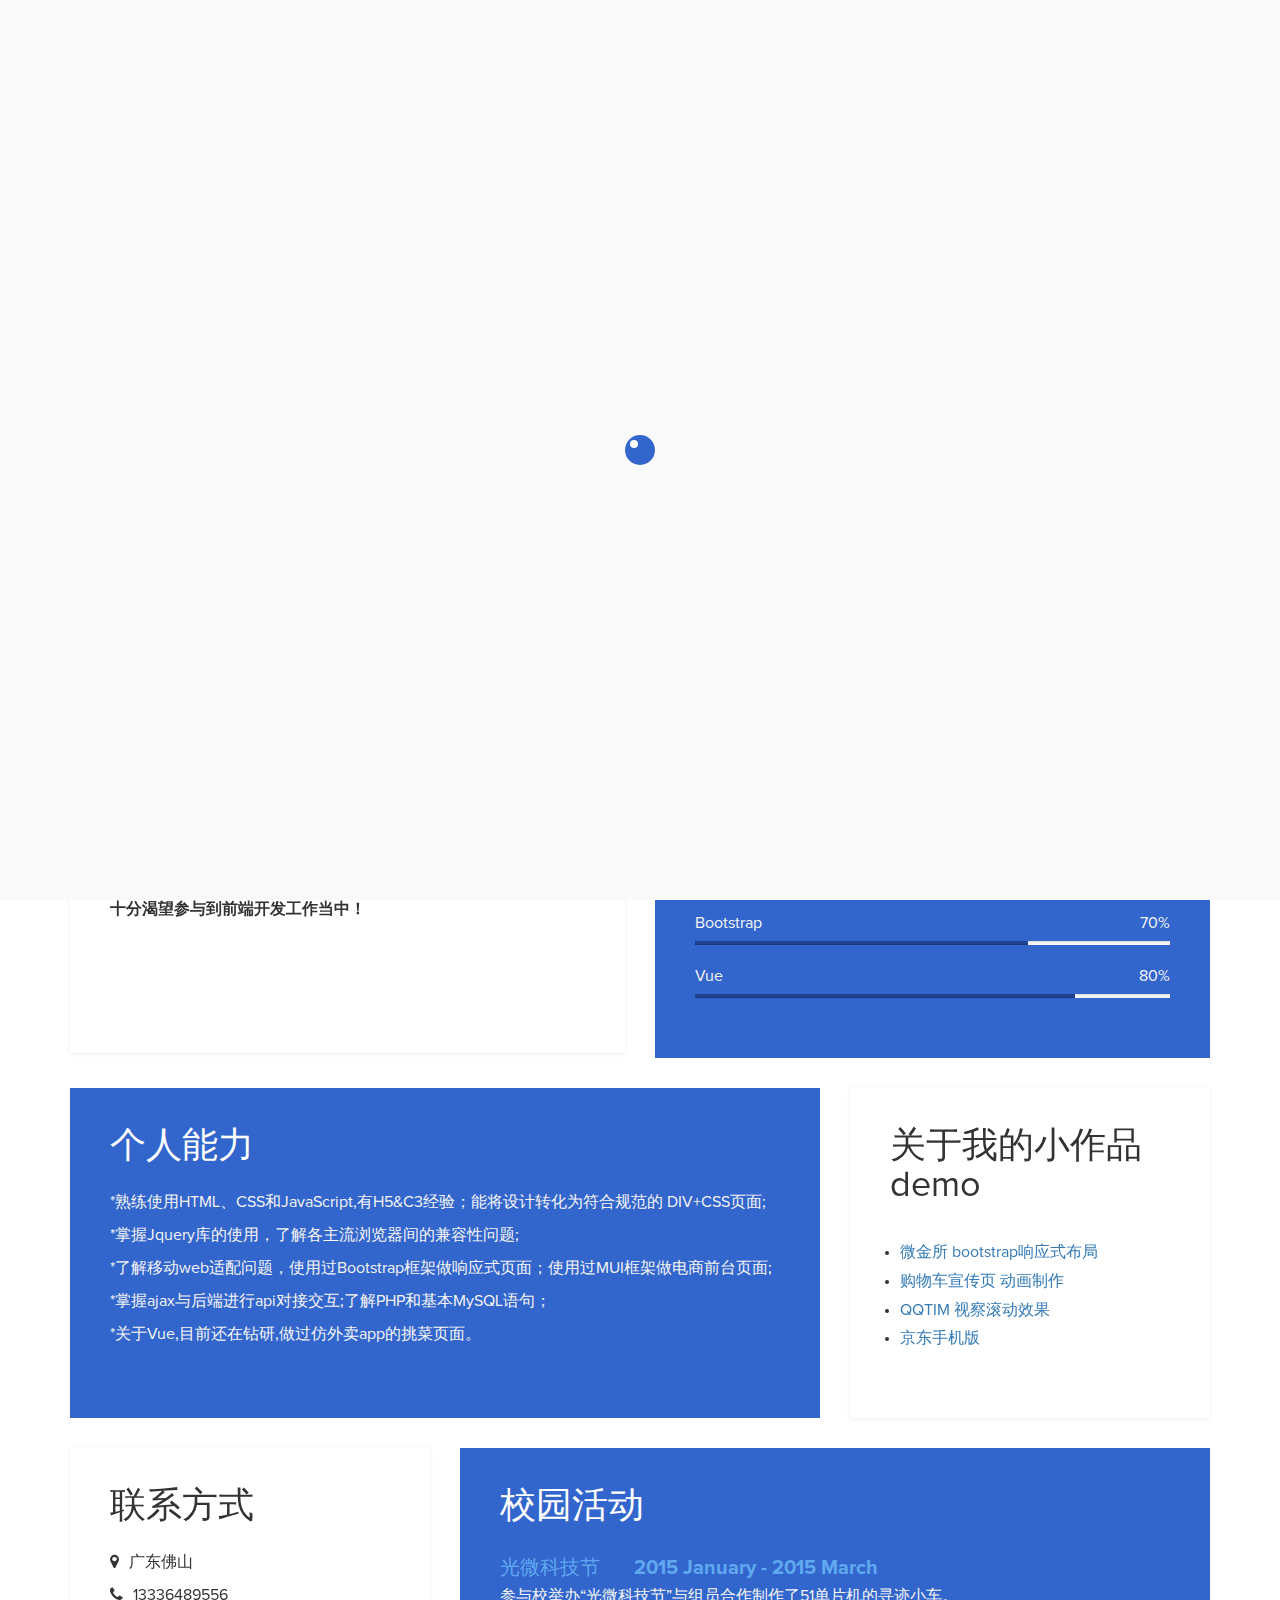
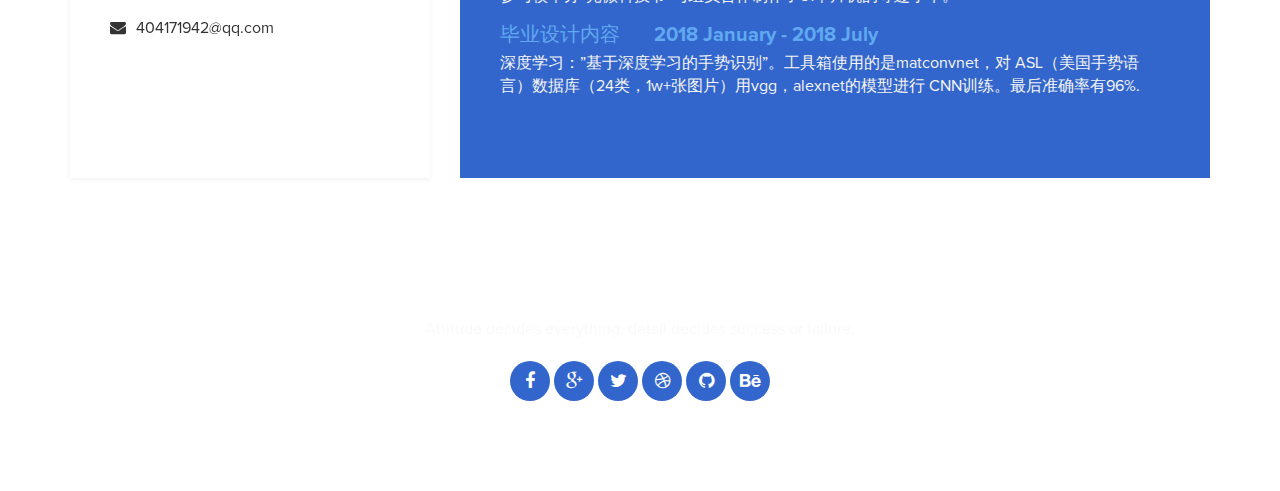
<file: index.html>
<!DOCTYPE html>
<html lang="en">
<head>
	<meta charset="utf-8">
	<title>Hi,i'm Charrming</title>
	<meta name="viewport" content="width=device-width, initial-scale=1">
	<!-- stylesheet css -->
	<link rel="stylesheet" href="css/bootstrap.min.css">
	<link rel="stylesheet" href="css/font-awesome.min.css">
	<link rel="stylesheet" href="css/templatemo-blue.css">
</head>
<body data-spy="scroll" data-target=".navbar-collapse">

<!-- preloader section -->
<div class="preloader">
	<div class="sk-spinner sk-spinner-wordpress">
       <span class="sk-inner-circle"></span>
     </div>
</div>

<!-- header section -->
<header>
	<div class="container">
		<div class="row">
			<div class="col-md-12 col-sm-12">
				<img src="images/myphoto.jpg"  width="250" height="250" class="img-responsive img-circle tm-border">
				<hr>
				<h1 class="tm-title bold shadow">梁嘉铭</h1>
				<h1 class="white bold shadow">一个勤于思考的人</h1>
			</div>
		</div>
	</div>
</header>

<section class="container">
	<div class="row">
		<div class="col-md-6 col-sm-12">
			<div class="about">
				<h3 class="accent">个人基本信息</h3>
				<br>
				<h5><b>福建华侨大学 物联网工程</b
					></h5>
				<p><b>于18年从大学毕业,虽所读专业并没有前端课程,但因为喜欢这门语言喜欢制作网页所以尝试自学至此。天赋不强但有认真投入的态度，十分渴望参与到前端开发工作当中！</b></p>
			</div>
		</div>
		<div class="col-md-6 col-sm-12">
			<div class="skills" style="padding-top:20px">
				<h3 class="white">技能评价</h3>
				<strong>CET-4 计算机二级</strong>
				<span class="pull-right">50%</span>
					<div class="progress">
						<div class="progress-bar progress-bar-primary" role="progressbar" 
                        aria-valuenow="50" aria-valuemin="0" aria-valuemax="100" style="width: 50%;"></div>
					</div>
				<strong>HTML&CSS&JS</strong>
				<span class="pull-right">60%</span>
					<div class="progress">
						<div class="progress-bar progress-bar-primary" role="progressbar" 
                        aria-valuenow="60" aria-valuemin="0" aria-valuemax="100" style="width: 60%;"></div>
					</div>
				<strong>Bootstrap</strong>
				<span class="pull-right">70%</span>
					<div class="progress">
						<div class="progress-bar progress-bar-primary" role="progressbar" 
                        aria-valuenow="70" aria-valuemin="0" aria-valuemax="100" style="width: 70%;"></div>
					</div>
				<strong>Vue</strong>
				<span class="pull-right">80%</span>
					<div class="progress">
						<div class="progress-bar progress-bar-primary" role="progressbar" 
                        aria-valuenow="80%" aria-valuemin="0" aria-valuemax="100" style="width: 80%;"></div>
					</div>					
			</div>
		</div>
	</div>
</section>

<section class="container">
	<div class="row">
		<div class="col-md-8 col-sm-12">
			<div class="education">
				<h2 class="white">个人能力</h2>
					<div class="myskill-content">
						<p>*熟练使用HTML、CSS和JavaScript,有H5&C3经验；能将设计转化为符合规范的 DIV+CSS页面;</p>
						<p>*掌握Jquery库的使用，了解各主流浏览器间的兼容性问题;</p>
						<p>*了解移动web适配问题，使用过Bootstrap框架做响应式页面；使用过MUI框架做电商前台页面;</p>
						<p>*掌握ajax与后端进行api对接交互;了解PHP和基本MySQL语句；</p>
						<p>*关于Vue,目前还在钻研,做过仿外卖app的挑菜页面。</p>
					</div>
			</div>
		</div>
		<div class="col-md-4 col-sm-12">
			<div class="languages">
				<h2>关于我的小作品demo</h2>
					<ul>
						<li><a href="./weijingsuo/index.html">微金所 bootstrap响应式布局</a></li>
						<li><a href="./shopcart/index.html">购物车宣传页 动画制作</a></li>
						<li><a href="./QQTIM/index.html">QQTIM 视察滚动效果</a></li>
						<li><a href="./jdmobile/index.html">京东手机版</a></li>
					</ul>
			</div>
		</div>
	</div>
</section>

<!-- contact and experience -->
<section class="container">
	<div class="row">
		<div class="col-md-4 col-sm-12">
			<div class="contact">
				<h2>联系方式</h2>
					<p><i class="fa fa-map-marker"></i> 广东佛山</p>
					<p><i class="fa fa-phone"></i> 13336489556</p>
					<p><i class="fa fa-envelope"></i> 404171942@qq.com</p>
			</div>
		</div>
		<div class="col-md-8 col-sm-12">
			<div class="experience">
				<h2 class="white">校园活动</h2>
					<div class="experience-content">
						<h5 class="experience-title accent">光微科技节</h5><span></span>
						<h5 class="experience-date accent">2015 January - 2015 March</h5>
						<p class="education-description">参与校举办“光微科技节”与组员合作制作了51单片机的寻迹小车。</p>
						<h5 class="experience-title accent">毕业设计内容</h5><span></span>
						<h5 class="experience-date accent">2018 January - 2018 July</h5>
						<p class="education-description">深度学习：”基于深度学习的手势识别”。工具箱使用的是matconvnet，对 ASL（美国手势语言）数据库（24类，1w+张图片）用vgg，alexnet的模型进行 CNN训练。最后准确率有96%.</p>
					</div>
			</div>
		</div>
	</div>
</section>

<!-- footer section -->
<footer>
	<div class="container">
		<div class="row">
			<div class="col-md-12 col-sm-12">
				<p>Attitude decides everything, detail decides success or failure.</p>
				<ul class="social-icons">
					<li><a href="#" class="fa fa-facebook"></a></li>
                    <li><a href="#" class="fa fa-google-plus"></a></li>
					<li><a href="#" class="fa fa-twitter"></a></li>
					<li><a href="#" class="fa fa-dribbble"></a></li>
					<li><a href="#" class="fa fa-github"></a></li>
					<li><a href="#" class="fa fa-behance"></a></li>
				</ul>
			</div>
		</div>
	</div>
</footer>

<!-- javascript js -->	
<script src="js/jquery.js"></script>
<script src="js/bootstrap.min.js"></script>	
<script src="js/jquery.backstretch.min.js"></script>
<script src="js/custom.js"></script>

</body>
</html>
</file>
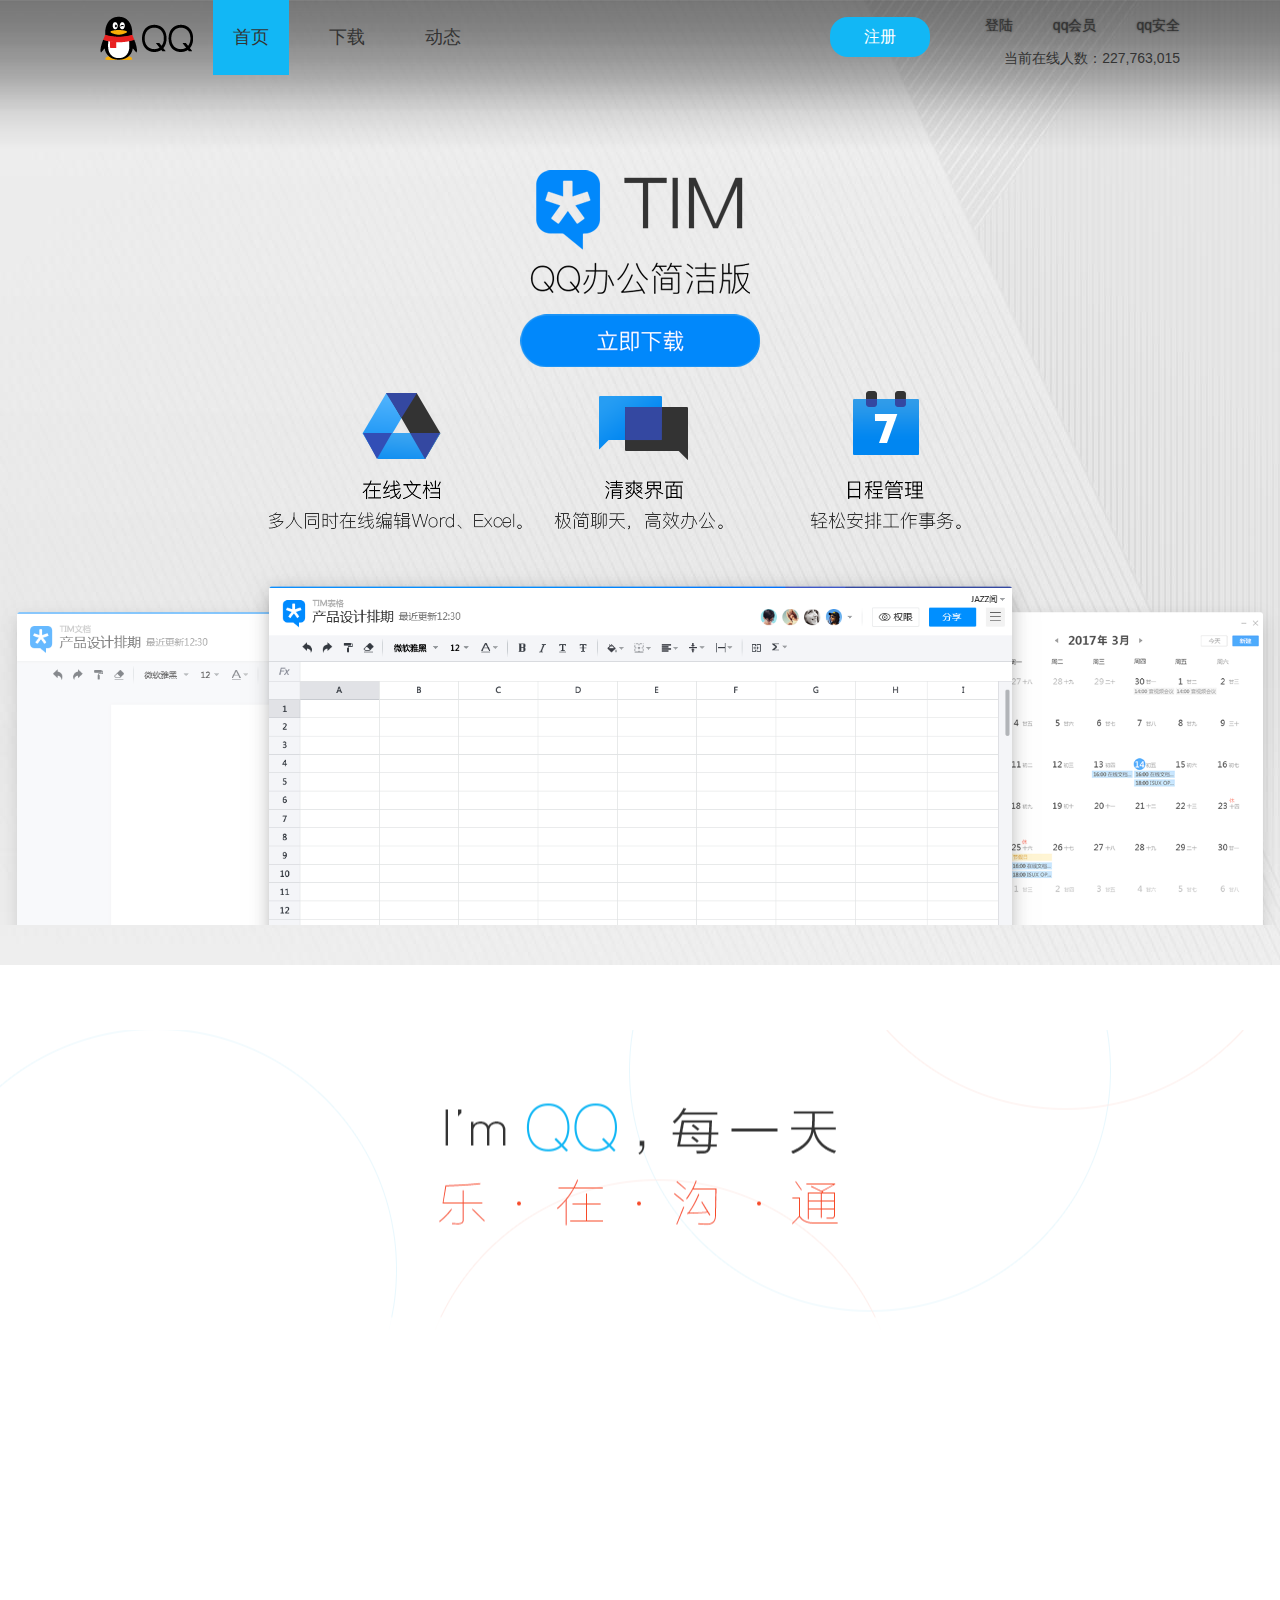
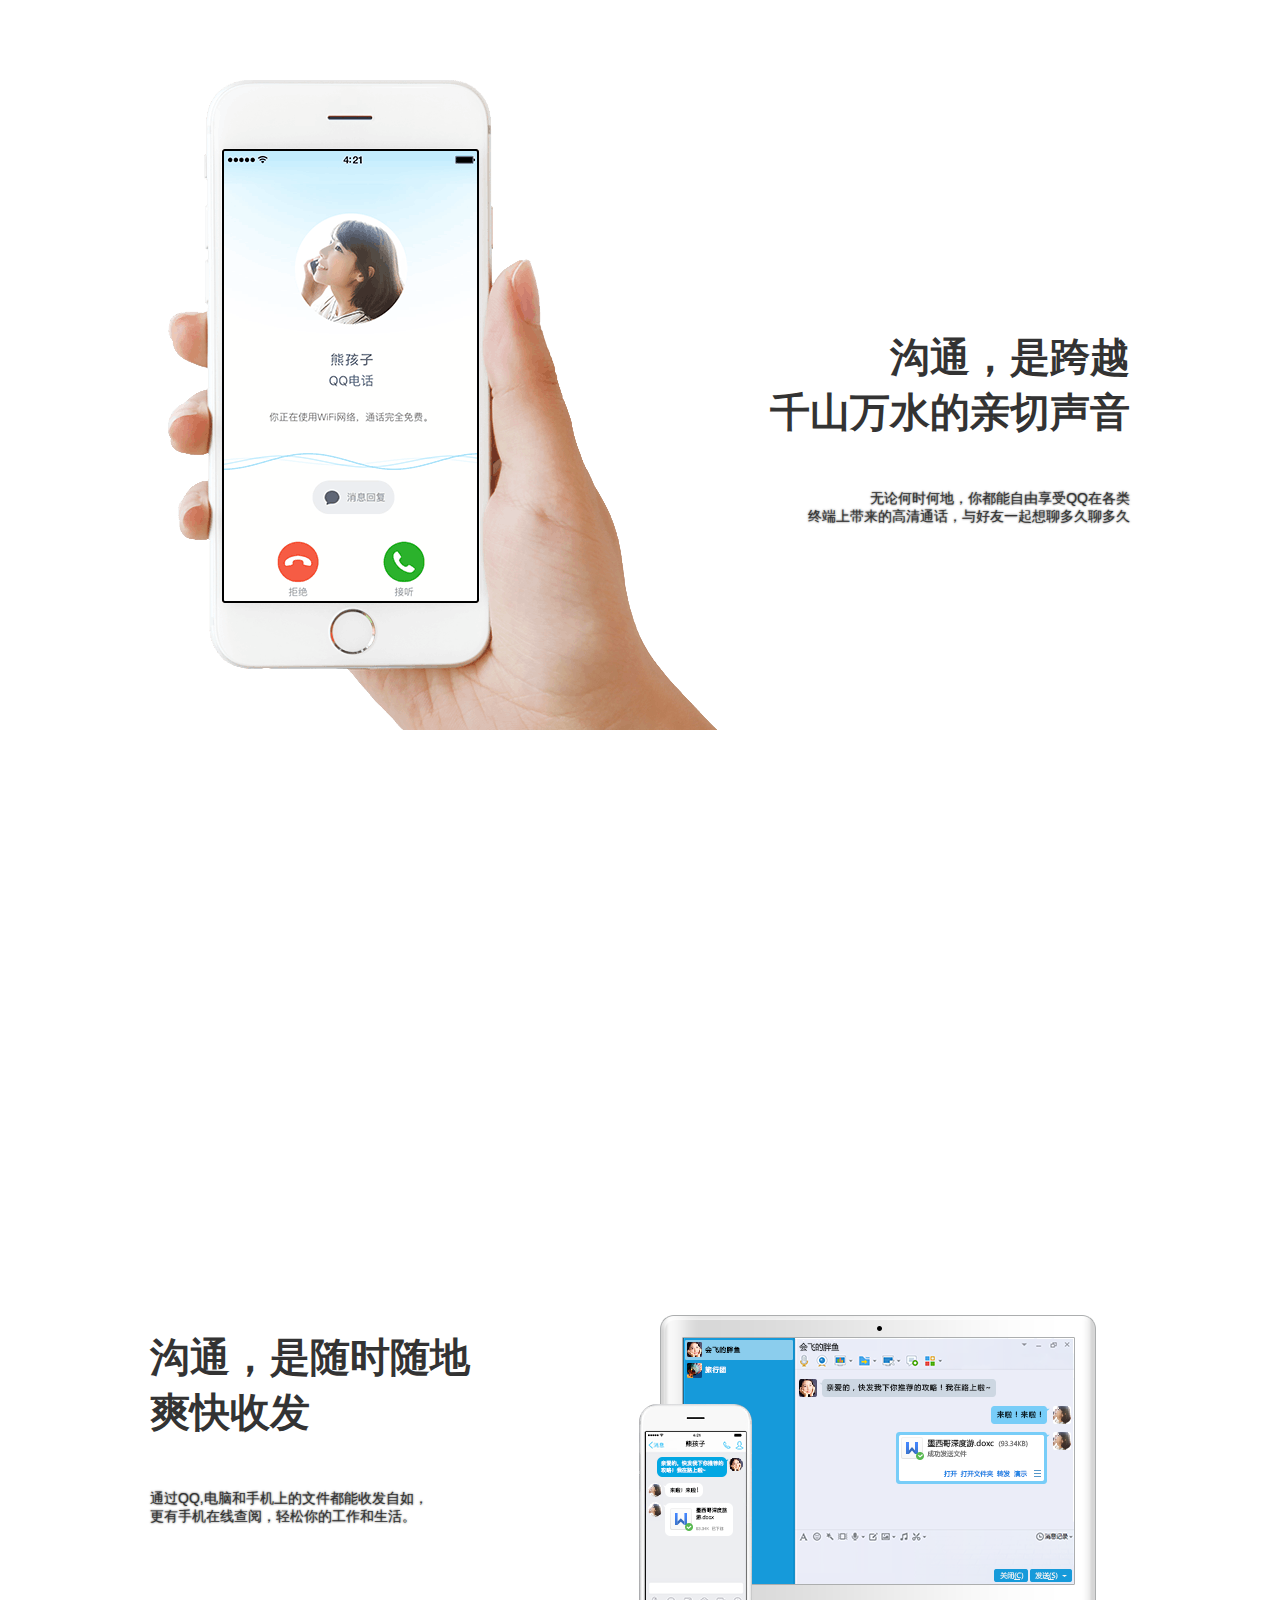
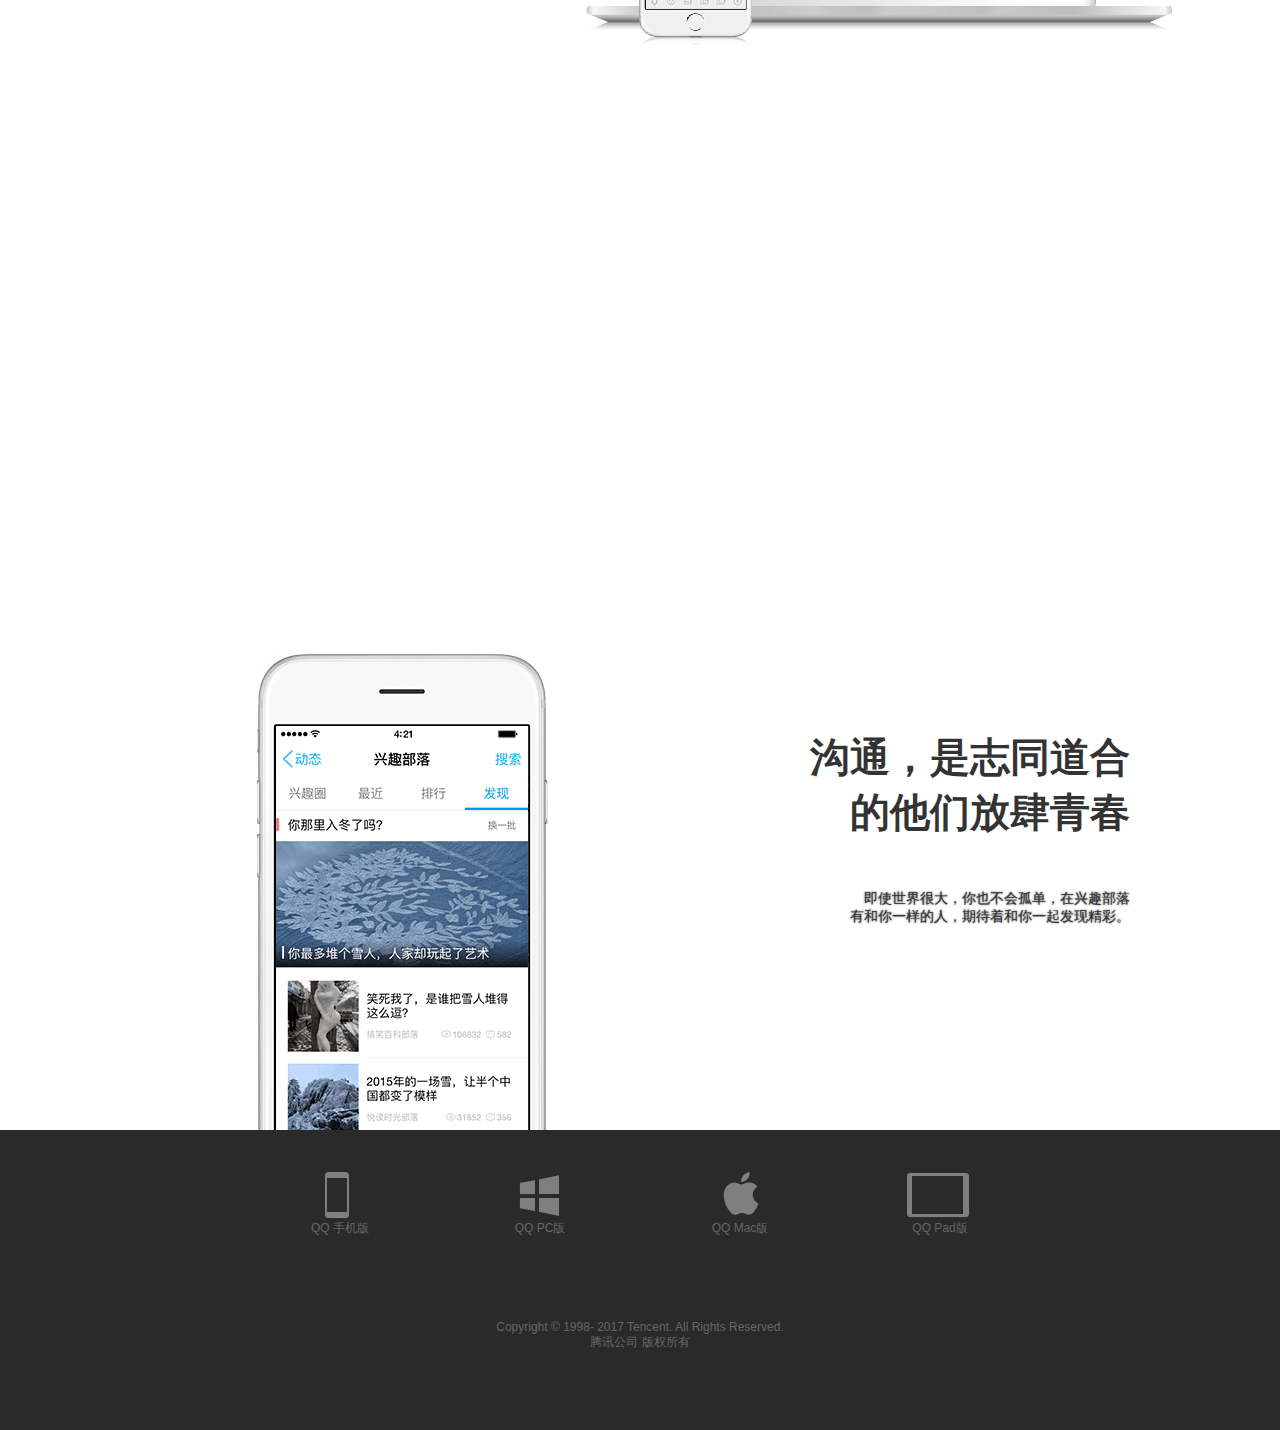
<file: QQTIM/index.html>
<!DOCTYPE html>
<html lang="en">
<head>
    <meta charset="UTF-8">
    <title>Title</title>
    <link rel="stylesheet" href="css/index.css">
    <!--[if lt IE 9]>
    <script src="js/html5shiv.min.js"></script>
    <![endif]-->
</head>
<body>
<!--导航-->
<nav class="qq_nav">
    <div class="wrapper">
        <a href="#" class="logo"></a>
        <ul class="nav">
            <li><a class="active" href="#">首页</a></li>
            <li><a href="#">下载</a></li>
            <li><a href="#">动态</a></li>
        </ul>

        <div class="other">
            <ul>
                <li><a href="#">qq安全</a></li>
                <li><a href="#">qq会员</a></li>
                <li><a href="#">登陆</a></li>
            </ul>
            <span>当前在线人数：227,763,015</span>
        </div>
        <a href="#" class="register">注册</a>
    </div>
</nav>
<!--宣传-->
<section class="qq_banner">
    <img src="images/banner-logo.png" alt="">
    <img src="images/banner-download.png" alt="">
    <img src="images/banner-list.png" alt="">
    <img src="images/banner-product.png" alt="">
</section>
<!--语音-->
<section class="qq_sound">
    <h1>I'm QQ - 每一天，乐在沟通</h1>
    <div class="bg" data-stellar-background-ratio="0.5"></div>
    <div class="content">
        <div class="iphone"></div>
        <h2>沟通，是跨越<br>千山万水的亲切声音</h2>
        <p>无论何时何地，你都能自由享受QQ在各类<br>终端上带来的高清通话，与好友一起想聊多久聊多久</p>
    </div>
</section>
<!--文件-->
<section class="qq_file">
    <div class="bg" data-stellar-background-ratio="0.5"></div>
    <div class="content">
        <h2>沟通，是随时随地<br>爽快收发</h2>
        <p>通过QQ,电脑和手机上的文件都能收发自如，<br>更有手机在线查阅，轻松你的工作和生活。</p>
        <div class="computer"></div>
    </div>
</section>
<!--兴趣-->
<section class="qq_interest">
    <div class="bg" data-stellar-background-ratio="0.5"></div>
    <div class="content">
        <div class="iphone" ></div>
        <h2>沟通，是志同道合<br>的他们放肆青春</h2>
        <p>即使世界很大，你也不会孤单，在兴趣部落<br>有和你一样的人，期待着和你一起发现精彩。</p>
    </div>
</section>
<!--底部-->
<footer class="qq_footer">
    <div class="content">
        <div class="icon">
            <a class="icon_mb" href="#" target="_blank">QQ 手机版</a>
            <a class="icon_pc" href="#" target="_blank">QQ PC版</a>
            <a class="icon_mac" href="#" target="_blank">QQ Mac版</a>
            <a class="icon_pad" href="#" target="_blank">QQ Pad版</a>
        </div>
        <p>Copyright © 1998- 2017 Tencent. All Rights Reserved.</p>
        <p>腾讯公司 版权所有</p>
    </div>
</footer>
<script src="js/jquery.min.js"></script>
<script src="js/jquery.stellar.js"></script>
<script>
    $(".bg").attr("data-stellar-background-ratio",0.3);
    $(".bg").css("background-attachment","fixed");

    $.stellar({
    horizontalScrolling: false,
    responsive: true
    });
</script>
</body>
</html>
</file>
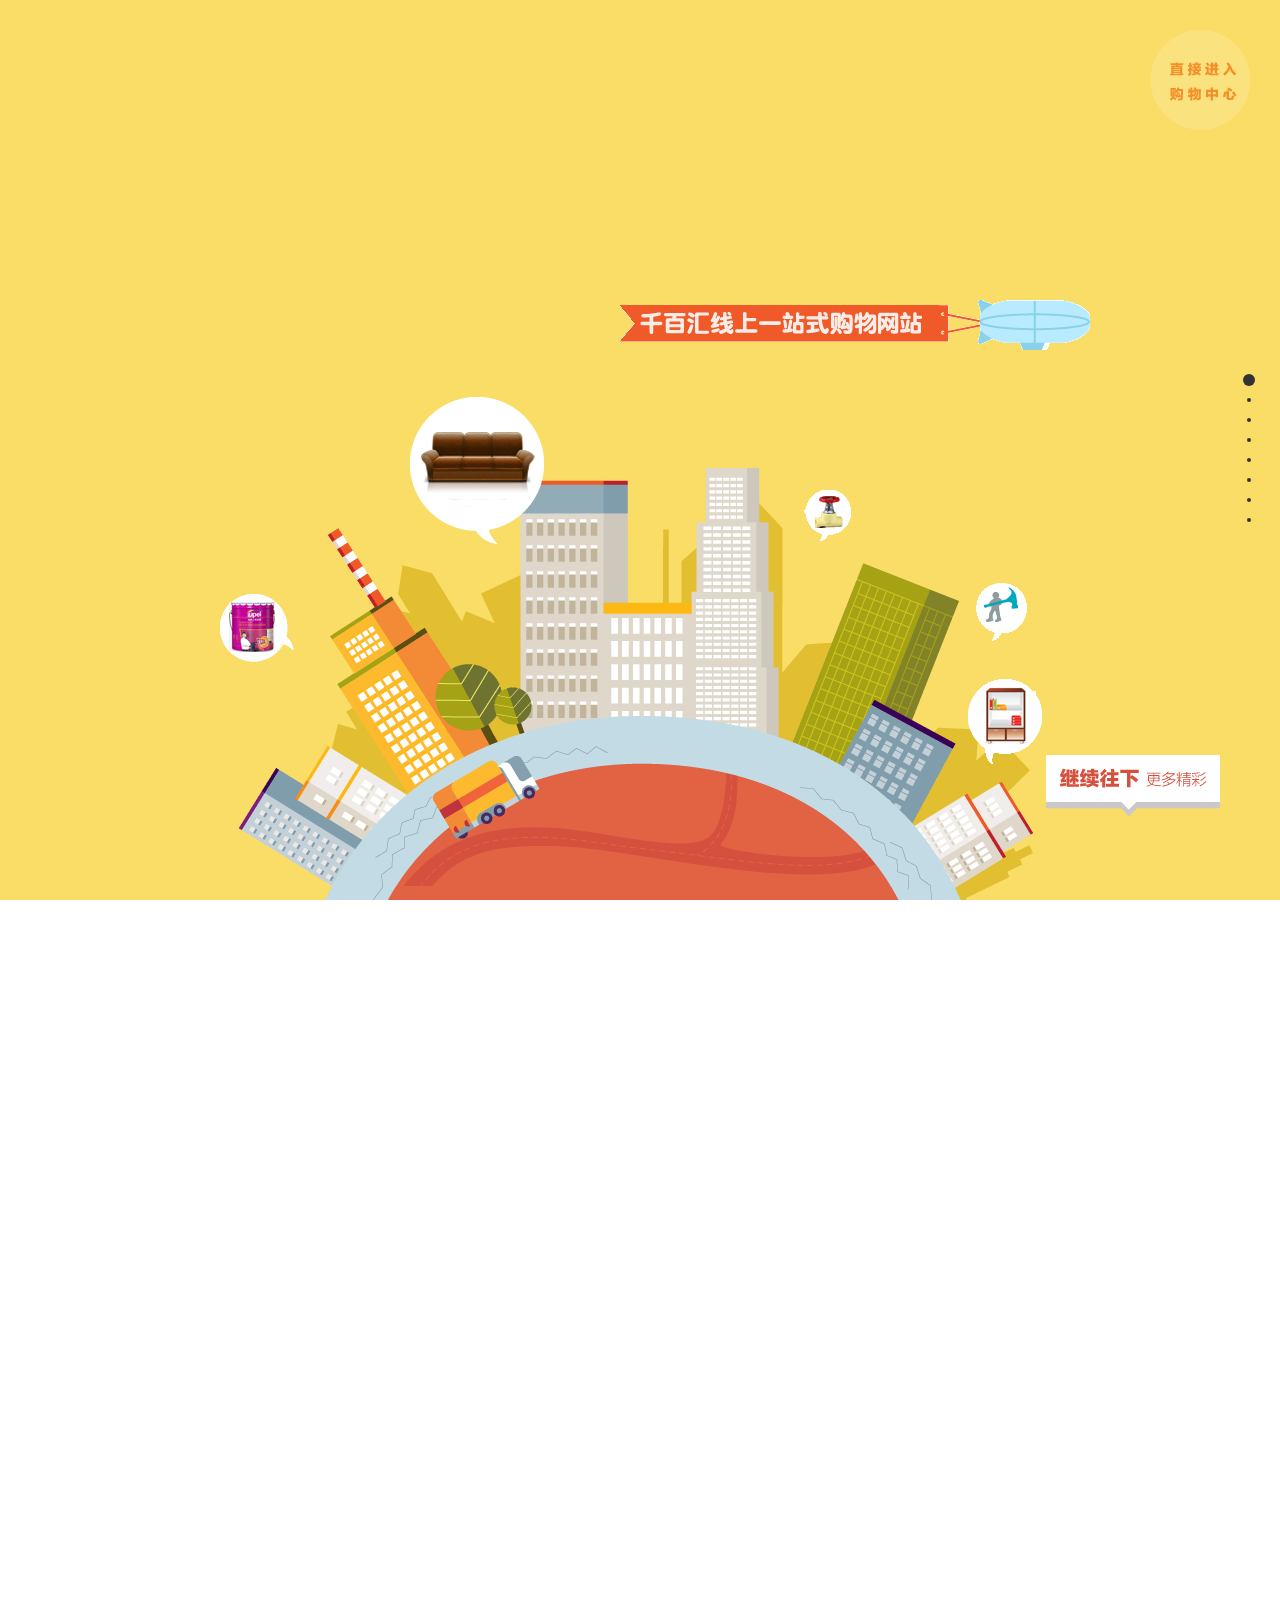
<file: shopcart/index.html>
<!DOCTYPE html>
<html lang="en">
<head>
    <meta charset="UTF-8">
    <title>Title</title>
    <link rel="stylesheet" href="css/jquery.fullpage.css">
    <link rel="stylesheet" href="css/index.css">
</head>
<body>
<!--公共部分（定位）-->
<a href="#" class="go"><img src="images/00-go.png" alt=""></a>
<a href="#" class="more"><img src="images/00-more.png" alt=""></a>

<!--//整体容器-->
<div class="container">
    <div class="section screen01">
        <!--商品列表-->
        <div class="content">
            <div class="goods"><img src="images/01-goods.png" alt=""></div>
            <div class="sofa"><img src="images/01-sofa.png" alt=""></div>
            <div class="fly"><img src="images/01-fly.png" alt=""></div>
        </div>
    </div>
    <div class="section screen02">
        <div class="content">

            <!--商品列表-->
            <div class="goods"><img src="images/02-goods.png" alt=""></div>
            <!--沙发-->
            <div class="sofa"><img src="images/02-sofa.png" alt=""></div>
            <!--输入框 搜索框 关键字-->
            <div class="input">
                <img class="search" src="images/02-search.png" alt="">
                <img class="key" src="images/02-key.png" alt="">
            </div>
            <!--文字-->
            <div class="text">
                <img class="text01" src="images/02-text1.png" alt="">
                <img class="text02" src="images/02-text2.png" alt="">
            </div>
        </div>
    </div>
    <div class="section screen03">
        <div class="content">
            <div class="sofa"><img src="images/02-sofa.png" alt=""></div>
            <div class="cart">
                <img src="images/03-cart01.gif" alt="">
                <img src="images/03-cart02.gif" alt="">
            </div>
            <div class="change">
                <img src="images/03-change01.gif" alt="">
                <img src="images/03-change02.gif" alt="">
            </div>
        </div>
    </div>
    <div class="section screen04">
        <div class="content">
            <!--<div class="sofa"><img src="images/02-sofa.png" alt=""></div>-->
            <div class="cloud"><img src="images/04-cloud.png" alt=""></div>
            <div class="text">
                <img src="images/04-text01.png" alt="">
                <img src="images/04-text02.png" alt="">
            </div>
            <div class="cart">
                <img class="cart1" src="images/04-cart.png" alt="">
                <img class="sofa" src="images/02-sofa.png" alt="">
            </div>
            <div class="address">
                <img src="images/04-address01.png" alt="">
                <img src="images/04-address02.png" alt="">

            </div>
        </div>
    </div>
    <div class="section screen05">
        <div class="content">
            <!--文字-->
            <div class="text"><img src="images/05-text.png" alt=""></div>
            <!--沙发-->
            <div class="sofa"><img src="images/02-sofa.png" alt=""></div>
            <!--银行卡-->
            <div class="card">
                <img class="cardImg" src="images/05-card.png" alt="">
                <img class="orderImg" src="images/05-order.png" alt="">
            </div>
            <!--点鼠标-->
            <div class="mouse">
                <img class="m1" src="images/05-mouse01.png" alt="">
                <img class="m2" src="images/05-mouse02.png" alt="">
                <img class="hand" src="images/05-hand.png" alt="">
            </div>
        </div>
    </div>
    <div class="section screen06">
        <div class="content">
            <!--白云-->
            <div class="cloud">
                <img src="images/06-cloud01.png" alt="">
                <img src="images/06-cloud02.png" alt="">
            </div>
            <!--文字-->
            <div class="text">
                <img src="images/06-text01.png" alt="">
                <img src="images/06-text02.png" alt="">
            </div>
            <!--盒子-->
            <div class="box"><img src="images/06-box.png" alt=""></div>
            <!--小车-->
            <div class="car">
                <img class="carImg" src="images/06-car.png" alt="">
                <img class="buy" src="images/06-buyer.png" alt="">
                <img class="address" src="images/06-address.png" alt="">
                <img class="worker" src="images/06-worker.png" alt="">
                <img class="say" src="images/06-say.png" alt="">
            </div>
            <!--收货人-->
            <div class="buyer">
                <img class="buyerImg" src="images/06-person.png" alt="">
                <img class="doorImg" src="images/06-door.png" alt="">
            </div>

        </div>
        
        
    </div>
    <div class="section screen07">
        <div class="content">
            <!--星星-->
            <div class="stars">
                <img src="images/07-star.png" alt="">
                <img src="images/07-star.png" alt="">
                <img src="images/07-star.png" alt="">
                <img src="images/07-star.png" alt="">
                <img src="images/07-star.png" alt="">
            </div>
            <!--文字-->
            <div class="text">
                <img src="images/07-text.png" alt="">
            </div>
        </div>
    </div>
    <div class="section screen08">
        <div class="content">
            <div class="btn">
                <img src="images/08-btn01.png" alt="">
                <img src="images/08-btn02.gif" alt="">
            </div>
            <div class="hand"><img src="images/08-hand.png" alt=""></div>
            <div class="again"><img src="images/08-again.png" alt=""></div>
        </div>
    </div>

</div>
<script src="js/jquery.min.js"></script>
<script src="js/jquery.fullpage.js"></script>
<script src="js/index.js"></script>

</body>
</html>
</file>
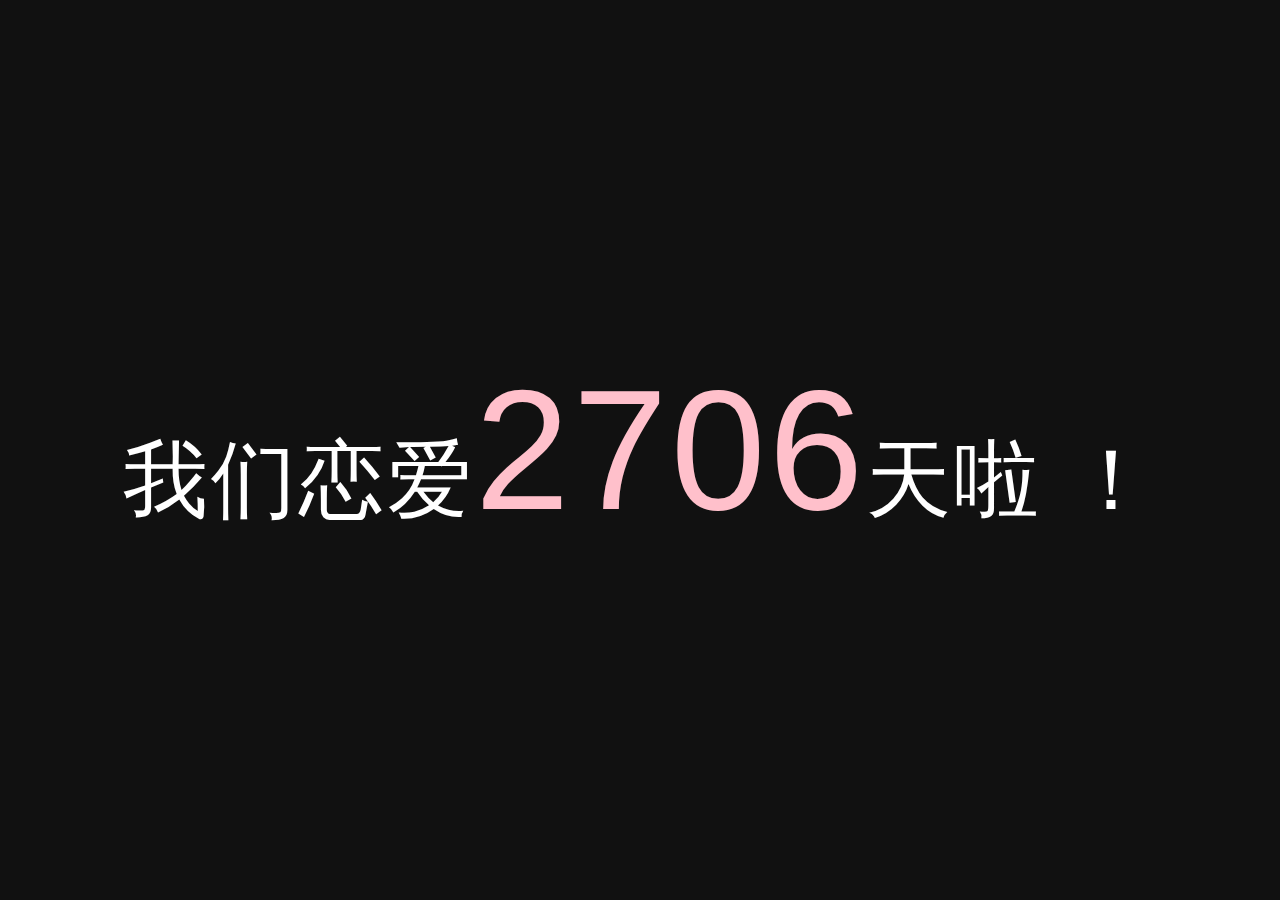
<file: wyx/index.html>
<!DOCTYPE html>
<html lang="en">
<head>
    <meta http-equiv="Content-Type" content="text/html; charset=UTF-8">
    <meta name="viewport" content="width=device-width, user-scalable=no, initial-scale=1.0, maximum-scale=1.0, minimum-scale=1.0">
    <title>下雪啦~</title>
    <link rel="stylesheet" href="css/swiper.min.css">
    <script src="js/jquery.min.js"></script>
    <script src="js/swiper.min.js"></script>
    <script>
        resize();
        window.onresize = resize;
        function resize() {
          document.documentElement.style.fontSize = document.documentElement.clientWidth / 750 * 100 + 'px';  
        };    
    </script>
    <style>
        body {
            background: #eee;
            font-family: Helvetica Neue, Helvetica, Arial, sans-serif;
            font-size: 14px;
            color:#000;
            margin: 0;
            padding: 0;
        }
	.swiper-wrapper1{
    transition-delay:.3s;
    }
    .swiper-container {
        width: 100%;
        height: 100vh;
    }
    .swiper-slide2 {
        text-align: center;
        font-size: 18px;
        background: #111;
        color: #fff;
        
        /* Center slide text vertically */
        display: -webkit-box;
        display: -ms-flexbox;
        display: -webkit-flex;
        display: flex;
        -webkit-box-pack: center;
        -ms-flex-pack: center;
        -webkit-justify-content: center;
        justify-content: center;
        -webkit-box-align: center;
        -ms-flex-align: center;
        -webkit-align-items: center;
        align-items: center;
    }
	.swiper-slide2 .page{
		transform:translateX(-200px);
		opacity:0;
		transition:all .4s;
    }
	.ani-slide1 .page{
		transform:translateX(0);
		opacity:1;
	}
    .swiper-slide2 .page2{
        transform:translateY(-200px);
        opacity:0;
        transition:all .4s;
    }
    .ani-slide1 .page2{
        transform:translateY(0);
        opacity:1;
    }
.swiper-slide2 .page3{
        transform:translateY(-200px);
        opacity:0;
        transition:all 10s;
    }
    .ani-slide1 .page3{
        transform:translateY(0);
        opacity:1;
    }    
.swiper-slide2 .page5{
        opacity:0;
        transition:all 2s;
    }
    .ani-slide1 .page5{
        opacity:1;
    }


    .swiper-container1 {
      width: 100%;
      padding-top: 50px;
      padding-bottom: 50px;
    }
    .swiper-slide1 {
      background-position: center;
      background-size: cover;
      width: 300px;
      height: 300px;
    } 
  /*按钮页开始*/
  .main {
    width: 80%;
    text-align: center;
    display: block;
  }
  button {
    //height: 40px;
    width: 30%;
    -webkit-appearance: none;  //取消默认的样式(按钮变成椭圆形了)
    -webkit-tap-highlight-color: rgba(0, 0, 0, 0);  //取消默认的点击高亮
    //border: 1px solid #ccc;
    //border-radius: 20px;
    background-color: #111;
    color: pink;
    font-size:700;
    border-color: pink;
    font-size: 20px;
  }
  .no.shake {
    animation: shake 1s; 
  }
  @keyframes shake {
    0% {
      transform: translate3d(0,0,0);
    }
    25% {
      transform: translate3d(25%,0,0);
    }
    50% {
      transform: translate3d(-25%,0,0);
    }
    75% {
      transform: translate3d(25%,0,0);
    }
    100% {
      transform: translate3d(0,0,0);
    }
  }  
  /*按钮页结束*/
/*    .main.qshow{
      display: block;
    }*/
    .main.qhide {
      display: none;
    }
    .txt h2 {
      color: pink;
    }
    .swiper-pagination-bullet-active {
      background: pink;
    }
    .p3txt {
      opacity: 0;
      font-size: 22px;
	color: pink;
    }    
    .p3.ani-slide1 .pp1{
      opacity: 1;
      transition: all 1s linear;
    }
    .p3.ani-slide1 .pp2{
      opacity: 1;
      transition: all 1s linear 1s;
    }
    .p3.ani-slide1 .pp3{
      opacity: 1;
      transition: all 1s linear 2s;
    }
    .p3.ani-slide1 .pp4{
      opacity: 1;
      transition: all 1s linear 3s;
    }
    .p3.ani-slide1 .pp5{
      opacity: 1;
      transition: all 1s linear 4s;
    }
    .p3.ani-slide1 .pp6{
      opacity: 1;
      transition: all 1s linear 5s;
    }
    .p3.ani-slide1 .pp7{
      opacity: 1;
      transition: all 1s linear 6s;
    }
    .p3.ani-slide1 .pp8{
      opacity: 1;
      transition: all 1s linear 7s;
    }.p3.ani-slide1 .pp9{
      opacity: 1;
      transition: all 1s linear 8s;
    }
    </style>
</head>
<body>
<audio id="music" src="./music.mp3" autoplay preload>
</audio>
    <!-- Swiper -->
    <div class="swiper-container swiper-container-vertical">
        <div class="swiper-wrapper swiper-wrapper1">
            <!-- page1 -->
            <div class="swiper-slide swiper-slide2 swiper-slide-active ani-slide1">
                <div class="page">
                     <div style="font-size:0.5rem;letter-spacing:3px;">
                        我们恋爱<span id="date" style="font-size:1rem;color:pink;"></span>天啦 ！
                    </div>                     
                </div>              
            </div>
            <!-- page2 -->
            <div class="swiper-slide swiper-slide2 swiper-slide-next">
              <!-- Swiper -->
              <div class="page2 swiper-container1 swiper-container-coverflow swiper-container-3d swiper-container-horizontal swiper-container-android">
                <p style="margin-bottom: 5px;font-size:0.7rem;color:pink;">看我偷到了什么~</p>
                <div class="swiper-wrapper" style="transition-duration: 0ms; transform: translate3d(-890px, 0px, 0px); perspective-origin: 1050px 50%;">
                        <div class="swiper-slide swiper-slide1" style="background-image: url('images/1.JPG');background-size: contain;background-repeat: no-repeat;transition-duration: 0ms; transform: translate3d(0px, 0px, -300px) rotateX(0deg) rotateY(150deg); z-index: -2;"><div class="swiper-slide-shadow-left" style="opacity: 3; transition-duration: 0ms;"></div><div class="swiper-slide-shadow-right" style="opacity: 0; transition-duration: 0ms;"></div></div>
                        <div class="swiper-slide swiper-slide1" style="background-image: url('images/2.JPG');background-size: contain;background-repeat: no-repeat; transition-duration: 0ms; transform: translate3d(0px, 0px, -200px) rotateX(0deg) rotateY(100deg); z-index: -1;"><div class="swiper-slide-shadow-left" style="opacity: 2; transition-duration: 0ms;"></div><div class="swiper-slide-shadow-right" style="opacity: 0; transition-duration: 0ms;"></div></div>
                        <div class="swiper-slide swiper-slide1 swiper-slide-prev" style="background-image: url('images/3.JPG');background-size: contain;background-repeat: no-repeat; transition-duration: 0ms; transform: translate3d(0px, 0px, -100px) rotateX(0deg) rotateY(50deg); z-index: 0;"><div class="swiper-slide-shadow-left" style="opacity: 1; transition-duration: 0ms;"></div><div class="swiper-slide-shadow-right" style="opacity: 0; transition-duration: 0ms;"></div></div>
                        <div class="swiper-slide swiper-slide1 swiper-slide-active" style="background-image: url('images/4.JPG');background-size: contain;background-repeat: no-repeat; transition-duration: 0ms; transform: translate3d(0px, 0px, 0px) rotateX(0deg) rotateY(0deg); z-index: 1;"><div class="swiper-slide-shadow-left" style="opacity: 0; transition-duration: 0ms;"></div><div class="swiper-slide-shadow-right" style="opacity: 0; transition-duration: 0ms;"></div></div>
                        <div class="swiper-slide swiper-slide1 swiper-slide-next" style="background-image: url('images/5.JPG');background-size: contain;background-repeat: no-repeat; transition-duration: 0ms; transform: translate3d(0px, 0px, -100px) rotateX(0deg) rotateY(-50deg); z-index: 0;"><div class="swiper-slide-shadow-left" style="opacity: 0; transition-duration: 0ms;"></div><div class="swiper-slide-shadow-right" style="opacity: 1; transition-duration: 0ms;"></div></div>
                        <div class="swiper-slide swiper-slide1" style="background-image: url('images/6.JPG');background-size: contain;background-repeat: no-repeat; transition-duration: 0ms; transform: translate3d(0px, 0px, -200px) rotateX(0deg) rotateY(-100deg); z-index: -1;"><div class="swiper-slide-shadow-left" style="opacity: 0; transition-duration: 0ms;"></div><div class="swiper-slide-shadow-right" style="opacity: 2; transition-duration: 0ms;"></div></div>
                        <div class="swiper-slide swiper-slide1" style="background-image: url('images/7.JPG');background-size: contain;background-repeat: no-repeat; transition-duration: 0ms; transform: translate3d(0px, 0px, -300px) rotateX(0deg) rotateY(-150deg); z-index: -2;"><div class="swiper-slide-shadow-left" style="opacity: 0; transition-duration: 0ms;"></div><div class="swiper-slide-shadow-right" style="opacity: 3; transition-duration: 0ms;"></div></div>
                        <div class="swiper-slide swiper-slide1" style="background-image: url('images/8.JPG');background-size: contain;background-repeat: no-repeat; transition-duration: 0ms; transform: translate3d(0px, 0px, -400px) rotateX(0deg) rotateY(-200deg); z-index: -3;"><div class="swiper-slide-shadow-left" style="opacity: 0; transition-duration: 0ms;"></div><div class="swiper-slide-shadow-right" style="opacity: 4; transition-duration: 0ms;"></div></div>
                        <div class="swiper-slide swiper-slide1" style="background-image: url('images/9.JPG');background-size: contain;background-repeat: no-repeat; transition-duration: 0ms; transform: translate3d(0px, 0px, -500px) rotateX(0deg) rotateY(-250deg); z-index: -4;"><div class="swiper-slide-shadow-left" style="opacity: 0; transition-duration: 0ms;"></div><div class="swiper-slide-shadow-right" style="opacity: 5; transition-duration: 0ms;"></div></div>
                        <div class="swiper-slide swiper-slide1" style="background-image: url('images/10.JPG');background-size: contain;background-repeat: no-repeat; transition-duration: 0ms; transform: translate3d(0px, 0px, -600px) rotateX(0deg) rotateY(-300deg); z-index: -5;"><div class="swiper-slide-shadow-left" style="opacity: 0; transition-duration: 0ms;"></div><div class="swiper-slide-shadow-right" style="opacity: 6; transition-duration: 0ms;"></div></div>
                </div>
                <!-- Add Pagination -->
                <div class="swiper-pagination1 swiper-pagination-bullets"><span class="swiper-pagination-bullet"></span><span class="swiper-pagination-bullet"></span><span class="swiper-pagination-bullet"></span><span class="swiper-pagination-bullet swiper-pagination-bullet-active"></span><span class="swiper-pagination-bullet"></span><span class="swiper-pagination-bullet"></span><span class="swiper-pagination-bullet"></span><span class="swiper-pagination-bullet"></span><span class="swiper-pagination-bullet"></span><span class="swiper-pagination-bullet"></span></div>
              <span class="swiper-notification" aria-live="assertive" aria-atomic="true"></span></div>               
            </div>

            <!-- page4 -->
            <div class="swiper-slide swiper-slide2">
              <div id="question1" class="main qshow">
                <div class="topBar">
                  <div class="txt">
                    <h2>我觉得你漂亮吗？</h2>
                  </div>
                </div>
                <div class="bottomBar">
                  <button type="button" onclick="nextQ('question1','question2')" style="margin-right: 10%;">漂亮</button>
                  <button type="button" class="no">不</button>
                </div>
              </div>
              <div id="question2" class="main qhide">
                <div class="topBar">
                  <div class="txt">
                    <h2>只是喜欢你漂亮吗</h2>
                  </div>
                </div>
                <div class="bottomBar">
                  <button type="button" class="no" style="margin-right: 10%;">是</button>
                  <button type="button" onclick="nextQ('question2','question3')">不是</button>  
                </div>
              </div>
              <div id="question3" class="main qhide">
                <div class="topBar">
                  <div class="txt">
                    <h2>还喜欢你什么？</h2>
                  </div>
                </div>
                <div class="bottomBar">
                  <button type="button" onclick="nextQ('question3','question4')" style="margin-right: 10%;">活泼聪明调皮灵敏善良勇敢相互关心</button>
                  <button type="button" class="no">没有</button>
                </div>
              </div>
              <div id="question4" class="main qhide">
                <div class="topBar">
                  <div class="txt">
                    <h2>那你爱我吗</h2>
                  </div>
                </div>
                <div class="bottomBar">
                  <button type="button" onclick="nextQ('question4','question5')" style="margin-right: 10%;">爱</button>
                  <button type="button" class="no">不</button>
                </div>
              </div>
              <div id="question5" class="main qhide">
                <div class="topBar">
                  <div class="txt">
                    <h2>好，你在干嘛呢</h2>
                  </div>
                </div>
                <div class="bottomBar">
                  <button type="button" onclick="nextQ('question5','question6')" style="margin-right: 10%;">想你</button>
                  <button type="button" class="no">其他</button>
                </div>
              </div>
              <div id="question6" class="main qhide">
                <div class="topBar">
                  <div class="txt">
                    <h2>乖，让你亲一口</h2>
                  </div>
                </div>
                <div class="bottomBar">
                  <button type="button" onclick="nextQ('question6','question7')" style="margin-right: 10%;">啵</button>
                  <button type="button" class="no">我不</button>
                </div>
              </div>
              <div id="question7" class="main qhide">
                <div class="topBar">
                  <div class="txt">
                    <h2>那再亲一口</h2>
                  </div>
                </div>
                <div class="bottomBar">
                  <button type="button" class="no" style="margin-right: 10%;">不亲</button>
                  <button type="button" onclick="alert('MUA~~')">啵</button>
                </div>
              </div>           
            </div>
            <!-- page3 -->
            <div class="swiper-slide swiper-slide2 p3">
              <div style="width: 300px;height: 100vh;">
                <p class="p3txt pp1">"星光穿透深厚云海"</p>
                <p class="p3txt pp2">"跨越数亿光年来到这个蔚蓝星球"</p>
                <p class="p3txt pp3">"而你眸光跨过潮汐人潮"</p>
                <p class="p3txt pp4">"准确地降落在我的星球"</p>
                <p class="p3txt pp5">终于找到个人能说这段话啦</p>
                <p class="p3txt pp6">原谅我不会说话</p>
                <p class="p3txt pp7">希望我们能天天开心</p>
                <p class="p3txt pp8">希望我们能到很遥远的未来</p>
                <p class="p3txt pp9">好不好，小确幸</p>
              </div>
            </div>            
            <!-- page5 -->
            <div class="swiper-slide swiper-slide2" style="position: relative;">
              <p class="page5" style="width: 20px;font-size: 18px;font-weight: 700;position: absolute;top: 20%;left: 48%;">最后猪你生日快乐撒花</p>
                <canvas class="page3" id="world" width="980" height="2484"></canvas>            
            </div>
        </div>
    <span class="swiper-notification" aria-live="assertive" aria-atomic="true"></span></div>
</body>


<script>
    (function() {
      var COLORS, Confetti, NUM_CONFETTI, PI_2, canvas, confetti, context, drawCircle, i, range, resizeWindow, xpos;

      NUM_CONFETTI = 350;

      COLORS = [[85, 71, 106], [174, 61, 99], [219, 56, 83], [244, 92, 68], [248, 182, 70]];

      PI_2 = 2 * Math.PI;

      canvas = document.getElementById("world");

      context = canvas.getContext("2d");

      window.w = 0;

      window.h = 0;

      resizeWindow = function() {
        window.w = canvas.width = window.innerWidth;
        return window.h = canvas.height = window.innerHeight;
      };

      window.addEventListener('resize', resizeWindow, false);

      window.onload = function() {
        return setTimeout(resizeWindow, 0);
      };

      range = function(a, b) {
        return (b - a) * Math.random() + a;
      };

      drawCircle = function(x, y, r, style) {
        context.beginPath();
        context.arc(x, y, r, 0, PI_2, false);
        context.fillStyle = style;
        return context.fill();
      };

      xpos = 0.5;

      document.onmousemove = function(e) {
        return xpos = e.pageX / w;
      };

      window.requestAnimationFrame = (function() {
        return window.requestAnimationFrame || window.webkitRequestAnimationFrame || window.mozRequestAnimationFrame || window.oRequestAnimationFrame || window.msRequestAnimationFrame || function(callback) {
          return window.setTimeout(callback, 1000 / 60);
        };
      })();

      Confetti = class Confetti {
        constructor() {
          this.style = COLORS[~~range(0, 5)];
          this.rgb = `rgba(${this.style[0]},${this.style[1]},${this.style[2]}`;
          this.r = ~~range(2, 6);
          this.r2 = 2 * this.r;
          this.replace();
        }

        replace() {
          this.opacity = 0;
          this.dop = 0.03 * range(1, 4);
          this.x = range(-this.r2, w - this.r2);
          this.y = range(-20, h - this.r2);
          this.xmax = w - this.r;
          this.ymax = h - this.r;
          this.vx = range(0, 2) + 8 * xpos - 5;
          return this.vy = 0.7 * this.r + range(-1, 1);
        }

        draw() {
          var ref;
          this.x += this.vx;
          this.y += this.vy;
          this.opacity += this.dop;
          if (this.opacity > 1) {
            this.opacity = 1;
            this.dop *= -1;
          }
          if (this.opacity < 0 || this.y > this.ymax) {
            this.replace();
          }
          if (!((0 < (ref = this.x) && ref < this.xmax))) {
            this.x = (this.x + this.xmax) % this.xmax;
          }
          return drawCircle(~~this.x, ~~this.y, this.r, `${this.rgb},${this.opacity})`);
        }

      };

      confetti = (function() {
        var j, ref, results;
        results = [];
        for (i = j = 1, ref = NUM_CONFETTI; (1 <= ref ? j <= ref : j >= ref); i = 1 <= ref ? ++j : --j) {
          results.push(new Confetti);
        }
        return results;
      })();

      window.step = function() {
        var c, j, len, results;
        requestAnimationFrame(step);
        context.clearRect(0, 0, w, h);
        results = [];
        for (j = 0, len = confetti.length; j < len; j++) {
          c = confetti[j];
          results.push(c.draw());
        }
        return results;
      };

      step();
    }).call(this);
</script>
<script>
    var swiper = new Swiper('.swiper-container',{
        direction : 'vertical',
        followFinger : false,
        speed:800,
        mousewheel: true,
        pagination : {
            el:'.swiper-pagination',
        },
        on:{
            init:function(swiper){
                slide=this.slides.eq(0);
                slide.addClass('ani-slide1');
            },
            transitionStart: function(){
                for(i=0;i<this.slides.length;i++){
                    slide=this.slides.eq(i);
                    slide.removeClass('ani-slide1');
                }
            },
            transitionEnd: function(){
                slide=this.slides.eq(this.activeIndex);
                slide.addClass('ani-slide1');
                
            },
        }
    });

    var swiper = new Swiper('.swiper-container1', {
      effect: 'coverflow',
      grabCursor: true,
      centeredSlides: true,
      slidesPerView: 'auto',
      coverflowEffect: {
        rotate: 50,
        stretch: 0,
        depth: 100,
        modifier: 1,
        slideShadows : true,
      },
      pagination: {
        el: '.swiper-pagination1',
      },
    });
    //计算天数
    var day1 = new Date("2019/2/25"); 
    var day2 = new Date();
    var date = Math.floor((day2-day1)/(1000 * 60 * 60 * 24));
    $('#date').html(date);

    var no = document.querySelectorAll('.no');
    console.log(no);
    for(var i = 0; i < no.length; i++){
      no[i].onclick=function(e){
        console.log(e.target);
        var target = e.target;
        target.classList.add('shake');
        target.addEventListener("animationend", function(){
          target.classList.remove('shake');
        });        
      }
    }

    function nextQ(now,next) {
      $('#'+now).hide(function(){
        $('#'+next).fadeIn(2000);
      });    
      //document.getElementById(now).classList.remove('qshow');
      //document.getElementById(next).classList.add('qshow');
    }


//重写alert
 window.alert = function(name){
 var iframe = document.createElement("IFRAME");
iframe.style.display="none";
iframe.setAttribute("src", 'data:text/plain,');
document.documentElement.appendChild(iframe);
window.frames[0].window.alert(name);
iframe.parentNode.removeChild(iframe);
}


// function audioAutoPlay(id){  
//     var audio = document.getElementById(id),  
//         play = function(){  
//             audio.play();
//             document.removeEventListener("touchstart",play, false);  
//         };  
//     /*audio.play();*/
//     document.addEventListener("WeixinJSBridgeReady", function () {  
//         audio.play();
//     }, false);  
//     // document.addEventListener('YixinJSBridgeReady', function() {  
//     //     play();
//     // }, false);  
//     document.addEventListener("touchstart",play, false);  
// };
// audioAutoPlay('Jaudio');
// 
document.addEventListener('WeixinJSBridgeReady',function(){  
    alert('猪宝贝欢迎您~');
    $('#music')[0].play();  

},false);
</script>
</html>
</file>
<file: css/templatemo-blue.css>
/*

Easy Profile Template
http://www.templatemo.com/tm-467-easy-profile

*/

html, body {
  margin:0;border:0;padding:0;
  font-size:16px;
  font-family:'Proxima';
  overflow-x:hidden;
  position: relative;
  vertical-align: baseline;
}

html {
    -webkit-font-smoothing: antialiased;
}

h1 {font-size:40px;}
h2 {font-size:36px;}
h3 {font-size:30px;}
h4 {font-size:24px;}
h5 {font-size:20px;}
h6 {font-size:18px;}

h2 {
  padding-bottom: 14px;
}

.accent {
  font-family: 'Proxima Bold';
  line-height: 14px;
  color: #60A9F0;
}

.bold {
	font-weight: bold;
}

.tm-border {
	border: 5px solid #fff;
	box-shadow: 2px 2px #000;
}

.shadow {
	text-shadow: 1px 1px #000;
}

.tm-title {
	color: #66CCFF;
}

.white {
  color: #fff;
}

.about,.skills,
.education,.languages,
.contact, .experience {
  padding: 20px 40px 40px 40px;
  min-height: 330px;
}

.education, .languages,
.contact, .experience {
  margin-top: 30px;
}

@font-face {
    font-family: 'Proxima';
    src: url(../fonts/ProximaNova-Regular.otf);
}

@font-face {
    font-family: 'Proxima Bold';
    src: url(../fonts/ProximaNova-Bold.otf);
}

/* preloader section */
.preloader {
  position: fixed;
  top: 0;
  left: 0;
   width: 100%;
  height: 100%;
   z-index: 99999;
   display: -webkit-flex;
    display: -ms-flexbox;
   display: flex;
   -webkit-flex-flow: row nowrap;
   -ms-flex-flow: row nowrap;
    flex-flow: row nowrap;
     -webkit-justify-content: center;
    -ms-flex-pack: center;
    justify-content: center;
    -webkit-align-items: center;
     -ms-flex-align: center;
     align-items: center;
    background: none repeat scroll 0 0 #fff;
  background: none repeat scroll 0 0 #f9f9f9;
}
.sk-spinner-wordpress.sk-spinner {
  background-color: #3366CC;
  width: 30px;
  height: 30px;
  border-radius: 30px;
  position: relative;
  -webkit-animation: sk-innerCircle 1s linear infinite;
          animation: sk-innerCircle 1s linear infinite; }
.sk-spinner-wordpress .sk-inner-circle {
  display: block;
  background-color: #fff;
  width: 8px;
  height: 8px;
  position: absolute;
  border-radius: 8px;
  top: 5px;
  left: 5px; }

@-webkit-keyframes sk-innerCircle {
  0% {
    -webkit-transform: rotate(0);
            transform: rotate(0); }

  100% {
    -webkit-transform: rotate(360deg);
            transform: rotate(360deg); } }

@keyframes sk-innerCircle {
  0% {
    -webkit-transform: rotate(0);
            transform: rotate(0); }

  100% {
    -webkit-transform: rotate(360deg);
            transform: rotate(360deg); } }

/* header section */
header {
  text-align: center;
  min-height: 400px;
  overflow: hidden;
  position: relative;
  padding-top: 160px;
  padding-bottom: 140px;
}
header img {
  display: inline-block !important;
}
header h2 {
  padding-top: 40px;
}
header hr {
  border-color: #3366CC;
  width: 100px;
}

/* about section */
.about {
  background: #fff;
  box-shadow: 0px 1px 5px rgba(50,50,50,0.08);
}

/* skills section */
.skills {
  background: #3366CC;
  color: #f5f5f5;
}
.skills .progress {
  border-radius: 0px;
  height: 4px;
}
.skills .progress .progress-bar-primary {
  background: #204090;
}
.skills strong {
  display: inline-block;
  font-weight: normal;
  padding-bottom: 6px;
}

/* education section */
.education {
  background: #3366CC;
  color: #f5f5f5;
}
.education .education-content {
  padding-bottom: 14px;
}
.education h5 {
  display: inline-block;
}
.education span {
  padding-right: 10px;
  padding-left: 20px;
}

/* languages section */
.languages {
  background: #fff;
 box-shadow: 0px 1px 5px rgba(50,50,50,0.08);
}
.languages ul {
  padding: 10px;
}
.languages ul li {
  padding-bottom: 6px;
}

/* contact section */
.contact {
  background: #fff;
 box-shadow: 0px 1px 5px rgba(50,50,50,0.08);
}
.contact .fa {
  padding-right: 6px;
}

/* experience section */
.experience {
  background: #3366CC;
  color: #f5f5f5;
}
.experience .experience-content {
  padding-bottom: 14px;
}
.experience h5 {
  display: inline-block;
}
.experience span {
  padding-right: 10px;
  padding-left: 20px;
}

/* footer section */
footer {
  color: #f9f9f9;
  text-align: center;
  padding-top: 140px;
  padding-bottom: 100px;
}

/* social icon section */
.social-icons {
  padding: 0;
  margin: 0;
}
.social-icons li {
  display: inline-block;
  list-style: none;
}
.social-icons li a {
  background: #3366CC;
  border-radius: 50%;
  color: #fff;
  text-decoration: none;
  font-size: 18px;
  width: 40px;
  height: 40px;
  line-height: 40px;
  text-align: center;
  transition: all 0.4s ease-in;
  position: relative;
  bottom: 10px;
  top: 10px;
}
.social-icons li a:hover {
  background: #202020;
  color: #fff;
}

@media ( max-width: 980px ) {
  .skills {
    margin-top: 30px;
  }
}

@media ( max-width: 360px ) {
  header h1 {
    font-size: 30px;
  }
  .about h2 {
    font-size: 24px;
  }
  .education h4,
  .experience h4 {
    font-size: 20px;
  }
}
</file>
<file: shopcart/css/index.css>
/*公用的样式*/
*{
    padding: 0;
    margin: 0;
}
.go{
    width: 100px;
    height: 100px;
    border-radius: 50%;
    position: fixed;
    right:30px;
    top: 30px;
    z-index: 1001;
}
.more{
    position: fixed;
    right: 60px;
    bottom: 80px;
    z-index:1001;
    animation: more01 0.3s linear infinite alternate;
}
.content{
    width: 900px;
    height: 600px;
    /*background: rgba(0,0,0,.1);*/
    position: absolute;
    bottom:0;
    left: 50%;
    margin-left:-450px;
}

.screen01{
    background:url(../images/01-bg.png) no-repeat center bottom;
}
.screen01 .goods{
    position: absolute;
    top:190px;
    right:46px;
}
.screen01 .sofa{
    position: absolute;
    top:97px;
    left:220px;
    animation: sofa01 .8s linear infinite alternate;
}
.screen01 .fly{
    position: absolute;
    top:0px;
    right:0px;
    animation: fly01 1s linear infinite alternate;
}
@keyframes fly01 {
    from{
        transform: translateY(-30px);
    }
    to{
        transform: translateY(30px);
    }
}
@keyframes more01 {
    from{
        transform: translateY(-10px);
    }
    to{
        transform: translateY(10px);
    }
}
@keyframes sofa01 {
    from{
        transform: translateY(-20px);
    }
    to{
        transform: translateY(20px);
    }
}
.screen02{
    background: url("../images/02-bg.png") no-repeat center bottom;
}
.screen02 .goods{
    position: absolute;
    left:50%;
    margin-left:-220px;
    bottom: 210px;
    transform: scale(0);
    transform-origin: right bottom;
}
.screen02 .sofa{
    transform: scale(0.5);
    position: absolute;
    left: 291px;
    top: 131px;
    opacity: 0;
    z-index: 1001;
}
.screen02 .input{
    position: absolute;
    right:171px;
    top:121px;
    /*transform: scale(0.7);        最后状态*/
    /*transform: translate(-170px,127px);   中间位置*/
    transform-origin: right top;
    opacity: 0;

}
.screen02 .input .search{
}
.screen02 .input .key{
    position: absolute;
    left:100px;
    top: 4px;
    opacity: 0;
}
.screen02 .text{
    text-align: center;
}
.screen02 .text .text01{}
.screen02 .text .text02 {
    /*display: none;*/
    position: absolute;
    opacity: 0;
}
.screen02.now .text .text01{
    position: absolute;
    opacity: 0;
}
.screen02.now .text .text02{
    position: static;
    opacity: 1;
    transition: opacity 1s;
}
.screen02.now .input{
    animation: input02 3s linear forwards;
}
.screen02.now .goods{
    transform: scale(1);
    transition: all 1s linear 2s;
}
.screen02.now .input .key {
    opacity: 1;
    transition: all 1s linear 1s;
}

@keyframes input02 {
    0%{
        transform: translate(2000px,127px);
        opacity: 1;
    }
    33.33%{
        transform: translate(-170px,127px);
    }
    67%{
        transform: translate(-170px,127px);
    }
    100%{
        transform: scale(0.7);
        opacity: 1;
    }
}
@keyframes goods02 {
    33.33%{
        transform: scale(1);
    }
    100%{
        transform: scale(1);
    }
}
.screen03{
    background: url("../images/03-bg.png") no-repeat bottom center;
}
.screen02.left .sofa{
    animation: sofa02 1s linear;
}
@keyframes sofa02 {
    from{
        opacity: 1;
    }
    to{
        opacity: 1;
        transform: translate(-80px,850px);
    }
}
.screen03 .sofa{
    position: absolute;
    left: 212px;
    top: 180px;
    display: none;
    z-index: 1001;
}
.screen03.now .sofa{
    display: block;
}
.screen03 .change{
    position: absolute;
    right: 117px;
    bottom: 173px;
}
.screen03 .change img:last-child{
    position: absolute;
    opacity: 0;
}
.screen03 .cart{
    position: absolute;
    right: 196px;
    bottom: 99px;
}
.screen03 .cart img:last-child{
    position: absolute;
    opacity: 0;
 }
.screen03.now .cart img:last-child{
    position:static;
    opacity:1;
    transition:all 1s linear
}
.screen03.now .cart img:first-child{
    display: none;
}
.screen03.now .change img:last-child{
    position:static;
    opacity:1;
    transition:all 1s linear
}
.screen03.now .change img:first-child{
    display: none;
}
.screen03.left .sofa{
    animation: sofa03 1s linear;
}
@keyframes sofa03 {
    from{

    }
    to{
        transform: translate(190px,796px) rotate(45deg);
    }
}
.screen04{
    background: url("../images/04-bg.png") no-repeat bottom center;
}
.screen04 .cloud{
    position: absolute;
    top:-100px;
    left: -400px;
    animation: cloud04 20s linear infinite alternate;
}
@keyframes cloud04 {
    from{

    }
    to{
        transform: translateX(1000px);
    }
}
.screen04 .text{
    text-align: center;
    margin-top: 120px;
}
.screen04 .text img:last-child{
    position: absolute;
    opacity:0;
}
.screen04 .text.show img:first-child{
    position: absolute;
    opacity:0;
}
.screen04 .text.show img:last-child{
    position: static;
    opacity: 1;
    transition: all 1s linear;
}
.screen04 .cart{
    position: relative;
}
.screen04 .cart1{
    position: absolute;
    z-index:1002;
    top:43px;
    left:260px;
}
.screen04 .sofa{
    position: absolute;
    top: 25px;
    left: 405px;
    display: none;
    z-index: 1001;
    transform: rotate(45deg);
}
.screen04.now .sofa{
    display: block;
}
.screen04.now .cart{
    transition: all 3s;
    transform: translateX(1000px);
}
.screen04 .address{
    position: absolute;
    width:283px;
    height: 270px;
    left:50%;
    transform: translateX(-50%);
    bottom:150px;
    display: none;
}
.screen04 .address img:last-child{
    position: absolute;
    left:50%;
    top:60px;
    transform: translateX(-50%);
    z-index: 1;
    display: none;
}
 .screen05{
    background: url("../images/05-bg.png");
}
.screen05 .sofa{
    position: absolute;
    bottom: 100px;
    left: 100px;
    transform: rotate(30deg);
    opacity: 0;
    z-index: 1001;
}
.screen05.left .content .sofa{
    animation: sofa05-06 1s linear;
}
@keyframes sofa05-06 {
    from{
        opacity: 1;
        transform: rotate(30deg);
    }
    to{
        transform: translateY(580px) scale(0.2) rotate(30deg);
        opacity: 1;
    }
}

.screen05 .card{
    position: absolute;
    top: 180px;
    left: 0;
    z-index:1002;
}
.screen05 .card .cardImg{
    position: relative;
    z-index: 1;
}


.screen05 .card .orderImg{
    position: absolute;
    left: 130px;
    top: -80px;
    transform: translateY(80px);
}
.screen05.now .card .orderImg{
    transition:all 1s linear 2.2s;
    transform: none;
}

.screen05 .mouse{
    position: absolute;
    right: 0;
    top: 0;
    overflow: hidden;
    height: 100%;
    width: 400px;

}
.screen05 .mouse .m1,.m2{
    position: absolute;
    top: -430px;
    right: 0;
}
.screen05 .mouse .m2{
    opacity: 0;
}
.screen05 .hand{
    position: absolute;
    right: 50px;
    top: 240px;
    transform: translateY(500px);
}
.screen05.now .hand{
    transform: none;
    transition: all 1s linear;
}
.screen05.now .mouse .m2{
    transition: all 0.2s linear 1s;
    opacity: 1;
}
.screen05.now .sofa{
    animation: sofa05 2s linear 1.2s forwards;
}
@keyframes sofa05 {
    from{
        opacity: 1;
        transform: translateY(-1000px) rotate(30deg);
    }
    50%{
        transform: translateY(-150px) rotate(30deg);
    }
    100%{
        opacity: 1;
        transform: rotate(30deg);
    }
}
.screen06{
    /*这里的25%是（图片宽-屏幕宽）*25%*/
    background: url("../images/06-bg.png") no-repeat 25% bottom;
}
.screen06.now{
    transition: background 1s linear 1s;
    background: url("../images/06-bg.png") no-repeat 100% bottom;

}
.screen06 .cloud{
    position: absolute;
    top:-100px;
    left: 0;
}
.screen06 .cloud img:first-child{
    animation: cloud06 40s linear infinite alternate;
}
.screen06 .cloud img:last-child{
    position: absolute;
    top: 0;
    left: 0;
    animation: cloud06 20s linear infinite alternate;

}
@keyframes cloud06 {
    from{

    }
    to{
        transform: translateX(1000px);
    }
}
.screen06 .text{
    position: absolute;
    top: 80px;
    left: 100px;
}
.screen06 .text img:last-child{
    position: absolute;
    opacity: 0;
}
.screen06.now .text img:first-child{
    position: absolute;
    opacity: 0;
    transition: all .1s linear 3.5s;
}
.screen06.now .text img:last-child{
    opacity:1;
    position: static;
    transition: all 1s linear 3.5s;
}
.screen06 .box{
    position: absolute;
    top: 150px;
    left: 140px;
    z-index:1003;
}
.screen06 .box.show{
    animation: box06 2s linear forwards;
}
@keyframes box06 {
    from{
        transform: translateX(-500px);
    }
    50%{
        opacity: 1;
        transform: none;
    }
    100%{
        opacity: 0;
        transform: translate(100px,500px);

    }
}
.screen06 .car{
    position: absolute;
    bottom: 0;
    left: 200px;
}
.screen06 .car img{
    position: absolute;
    opacity: 0;
}
.screen06 .car .carImg{
    position: relative;
    opacity: 1;
}
.screen06 .car .buy{
    /*opacity: 1;*/
    left: 160px;
    top: -50px;
}
.screen06 .car .address{
    /*opacity: 1;*/
    left: 160px;
    top: -50px;
    /*z-index: 1001;*/
}

.screen06.now .car .buy{
    opacity: 1;
    transition: all .25s linear 1s
}
.screen06.now .car .address{
    opacity: 1;
    transition: all .25s linear 1.75s
}
.screen06.now .car .worker{
    left: 0;
    bottom: 0;
    transform-origin: left bottom;
    transform: scale(0);
    animation: worker06 1.5s linear 2s forwards;
}

@keyframes worker06 {
    from{
        opacity: 1;
        transform: scale(0);
    }
    33.3%{
        transform: scale(1);
    }
    66.7%{
        transform: scale(1) translateY(-100px);
    }
    100%{
        opacity: 1;
        transform: scale(1) translateY(-100px) translateX(100px);

    }
}
.screen06 .car .say{
    /*opacity: 1;*/
    top: -400px;
    right: -180px;
}
.screen06.now .car .say{
    opacity:1;
    transition: all .5s linear 3.5s;
}
.screen06 .buyer{
    /*width: 106px;*/
    /*height: 150px;*/
    position: absolute;
    bottom: 116px;
    right: 14px;
}
.screen06 .buyer .doorImg{
    opacity: 0;
}
.screen06.now .buyer .doorImg{
    opacity: 1;
    transition: all .5s linear 4s;
}

.screen06 .buyer .buyerImg{
    position: absolute;
    /*left: 14px;*/
    /*top: -128px;*/
    right: 0;
    bottom: 0;
    transform-origin: bottom right;
    opacity: 0;
}
.screen06.now .buyer .buyerImg{
    animation: buyer06 1s linear 4.5s forwards;
}
@keyframes buyer06 {
    from{
        opacity: 1;
        transform: scale(0);
    }
    50%{
        transform: scale(1);
    }
    to{
        opacity: 1;
        transform: translateX(-150px)
    }
}
.screen07{
    background: url("../images/07-bg.png") no-repeat center bottom;
}
.screen07 .stars{
    position: absolute;
    top: 142px;
    left: 151px;
    /*通过JS来操作  用 display：none*/

}
.screen07 .stars img{
    float: left;
    margin-left: 6px;
    display: none;
}
.screen07 .text{
    position: absolute;
    top: 177px;
    left: 171px;
    /*opacity: 0;*/
    transform-origin: left bottom;
    transform: scale(0);
}
.screen07 .text.show{
    /*transform:none;*/
    /*transition: all 1s linear 1s;*/
    animation: bounceIn 1.5s linear 1.5s forwards;
}

/*animate.css 里面找的*/
@keyframes bounceIn {
    from,
    20%,
    40%,
    60%,
    80%,
    to {
        -webkit-animation-timing-function: cubic-bezier(0.215, 0.61, 0.355, 1);
        animation-timing-function: cubic-bezier(0.215, 0.61, 0.355, 1);
    }

    0% {
        opacity: 0;
        -webkit-transform: scale3d(0.3, 0.3, 0.3);
        transform: scale3d(0.3, 0.3, 0.3);
    }

    20% {
        -webkit-transform: scale3d(1.1, 1.1, 1.1);
        transform: scale3d(1.1, 1.1, 1.1);
    }

    40% {
        -webkit-transform: scale3d(0.9, 0.9, 0.9);
        transform: scale3d(0.9, 0.9, 0.9);
    }

    60% {
        opacity: 1;
        -webkit-transform: scale3d(1.03, 1.03, 1.03);
        transform: scale3d(1.03, 1.03, 1.03);
    }

    80% {
        -webkit-transform: scale3d(0.97, 0.97, 0.97);
        transform: scale3d(0.97, 0.97, 0.97);
    }

    to {
        opacity: 1;
        -webkit-transform: scale3d(1, 1, 1);
        transform: scale3d(1, 1, 1);
    }
}
.screen08{
    background: url("../images/08-bg.png");
}
.screen08 .btn{
    width: 389px;
    height: 160px;
    position: absolute;
    left:50%;
    transform: translateX(-50%);
}
.screen08 .btn img:last-child{
    position: absolute;
    left: 0;
    top: 0;
    opacity: 0;
}
.screen08 .btn:hover img:last-child{
    opacity: 1;
}
.screen08 .again {
    position: absolute;
    right:0;
    top:80px;
}

.screen08 .hand {
    position: absolute;
    left: 50%;
    top: 100px;
    transform: translateX(-50%);
}
</file>
<file: QQTIM/css/index.css>
/*reset css*/
*{
    padding: 0;
    margin: 0;
}
body{
    font-size: 14px;
    font-family: "Microsoft YaHei UI", sans-serif;
    color: #333;
}
ul{
    list-style: none;
}
a{
    color: #333;
    text-decoration: none;
}
/*model css*/
.qq_nav{
    background: url("../images/nav_bg.png") repeat-x;
    width: 100%;
    height: 150px;
    position: absolute;
    top:0;
    left:0;
}
.qq_nav .wrapper{
    height: 75px;
    width: 1080px;
    margin: 0 auto;
}
.qq_nav .wrapper .logo{
    width: 93px;
    height: 75px;
    float: left;
    background: url("../images/nav_brand.png") no-repeat center;
}
.qq_nav .wrapper .nav{
    float: left;
}
.qq_nav .wrapper .nav li{
    float: left;
    /*height: 75px;*/
    /*width: 75px;*/
    font-size: 18px;
    line-height: 75px;
    margin-left: 20px;
}
.qq_nav .wrapper .nav li a{
    display: block;
    padding:0 20px;
}
.qq_nav .wrapper .nav li a.active{
    background-color: #12b7f5;
}
.qq_nav .wrapper .nav li a:hover{
    background-color: #12b7f5;
}
.qq_nav .wrapper .other{
    float: right;
    width: 250px;
    height: 75px;
}
/*.qq_nav .wrapper .other ul{*/
    /*width: 250px;*/
/*}*/

.qq_nav .wrapper .other ul li{
    float: right;
    margin-left: 40px;
}
.qq_nav .wrapper .other ul li a{
    font-size: 14px;
    line-height: 50px;
    text-shadow: 0 0 2px #333;
}
.qq_nav .wrapper .other span{
    float: right;
}
.qq_nav .wrapper .register{
    float: right;
    width: 100px;
    height: 40px;
    border-radius: 18px;
    background-color: #12b7f5;
    text-align: center;
    font-size: 16px;
    color: #fff;
    line-height: 40px;
    margin-top: 17px;
}

.qq_banner{
    height: 880px;
    background: url("../images/banner-bg.jpg") no-repeat center top;
    padding-top: 150px;
}
.qq_banner img{
    display: block;
    margin: 20px auto 0;
}
.qq_banner img:last-child{
    width: 100%;
}


.qq_sound{}
.qq_sound h1{
    background: url("../images/sound-text.png") no-repeat center/cover ;
    height: 300px;
    text-indent:-999em;
}
.qq_sound .bg{
    background: url("../images/sound-bg.jpg") no-repeat center/cover;;
    height: 500px;
}
.qq_sound .content{
    height: 500px;
    width: 980px;
    position: relative;
    margin: 0 auto;
}
.qq_sound .content .iphone{
    background: url("../images/sound-phone.png") no-repeat center top;
    position: absolute;
    top: -150px;
    left: 0;
    height: 650px;
    width: 700px;
}
.qq_sound .content h2{
    float: right;
    width: 500px;
    text-align: right;
    font-size: 40px;
    padding-top: 100px;
}
.qq_sound .content p{
    float: right;
    width: 500px;
    text-align: right;
    text-shadow: 0 0 2px #333;
    padding-top: 50px;
}


.qq_file{}
.qq_file .bg{
    background: url("../images/file-bg.jpg") no-repeat center/cover;
    height: 500px;
}
.qq_file .content{
    height: 500px;
    width: 980px;
    position: relative;
    margin: 0 auto;
}
.qq_file .content h2{
    float: left;
    width: 500px;
    font-size: 40px;
    padding-top: 100px;
}
.qq_file .content p{
    float: left;
    width: 500px;
    text-shadow: 0 0 2px #333;
    padding-top: 50px;
}
.qq_file .content .computer{
    width: 700px;
    height: 700px;
    background: url("../images/file-mac.png") no-repeat center;
    position: absolute;
    right: -100px;
    top: -100px;
}




.qq_interest{}
.qq_interest .bg{
    background: url("../images/interest-bg.jpg") no-repeat center/cover;
    height: 500px;
}
.qq_interest .content{
    height: 500px;
    width: 980px;
    position: relative;
    margin: 0 auto;
}
.qq_interest .content .iphone{
    background: url("../images/interest-phone.png") no-repeat center ;
    height: 500px;
    width: 500px;
    position: absolute;
    left: 0;
    top: 0;
}
.qq_interest .content h2{
    float: right;
    padding-top: 100px;
    font-size: 40px;
    width: 500px;
    text-align: right;
}
.qq_interest .content p{
    float: right;
    padding-top: 50px;
    width: 500px;
    text-align: right;
    text-shadow: 0 0 2px #333;
}


.qq_footer{
    background-color: #2A2A2A;
    height: 300px;
    overflow: hidden;
    font-size: 12px;
    text-align: center;
    color: #666;
}
.qq_footer .content{
    height: 200px;
    width: 100%;
}
.qq_footer .content .icon{
    width: 800px;
    height: 150px;
    margin: 40px auto 0;
}
.qq_footer .content .icon a{
    float: left;
    background: transparent url(../images/footer.png) no-repeat;
    text-align: center;
    font-size: 12px;
    color: #666;
    padding-top: 50px;
    width: 80px;
    margin: 0 60px;
}
.qq_footer .content .icon a:hover{
    color: #12b7f5;
}

.qq_footer .content .icon .icon_mb{
    background-position: 0 0;
}
.qq_footer .content .icon .icon_mb:hover{
    background-position: 0 -93px;
}
.qq_footer .content .icon .icon_pc{
    background-position: -107px 0;
}
.qq_footer .content .icon .icon_pc:hover{
    background-position: -107px -93px;
}
.qq_footer .content .icon .icon_mac{
    background-position: -214px 0;
}
.qq_footer .content .icon .icon_mac:hover{
    background-position: -214px -93px;
}
.qq_footer .content .icon .icon_pad{
    background-position: -326px 0;
}
.qq_footer .content .icon .icon_pad:hover{
    background-position: -326px -93px;
}
/*.qq_sound .bg,.qq_interest .bg,.qq_file .bg{*/
    /*background-attachment: fixed;*/
/*}*/
</file>
